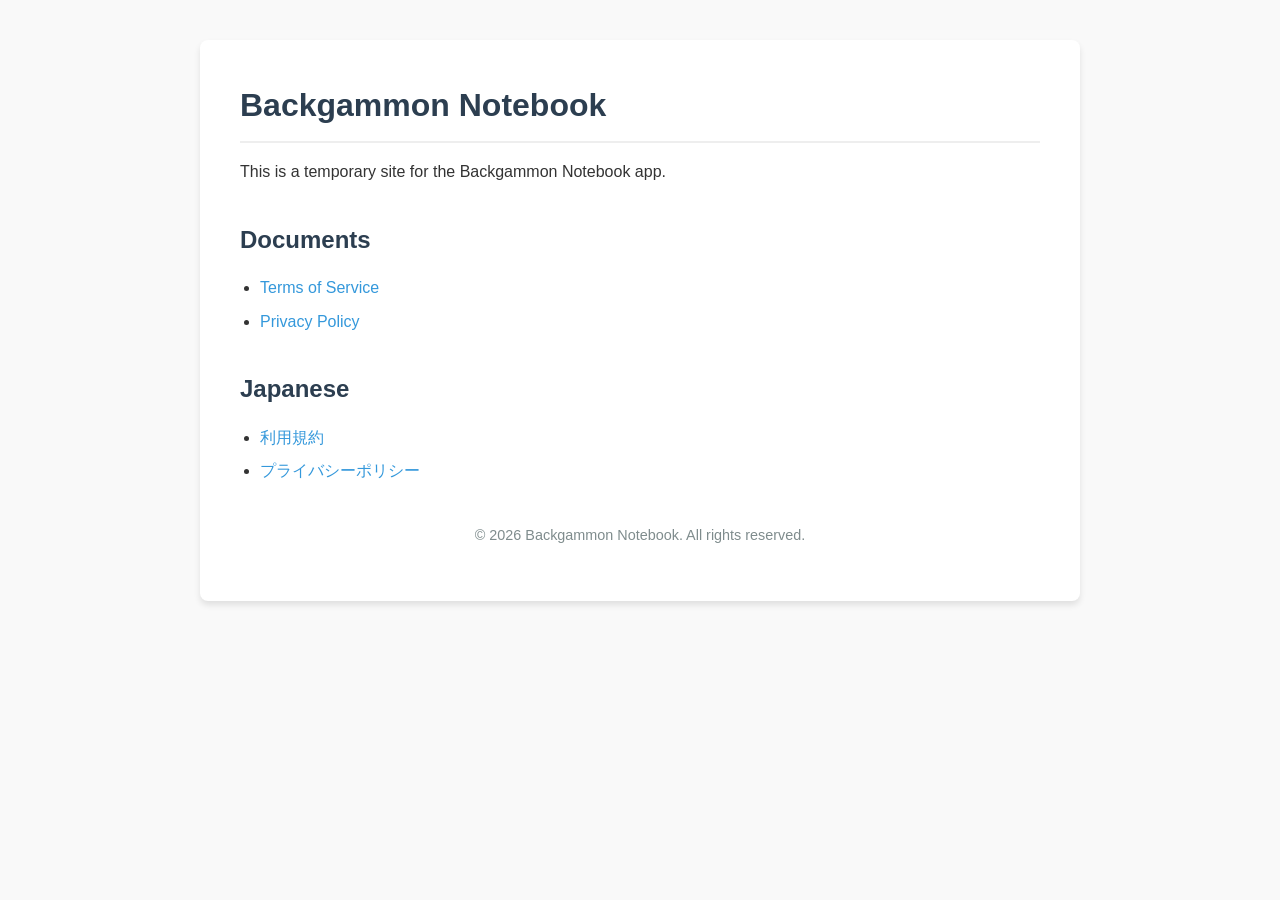
<file: docs/index.html>
<!DOCTYPE html>
<html lang="ja">
<head>
    <meta charset="UTF-8">
    <meta name="viewport" content="width=device-width, initial-scale=1.0">
    <meta name="robots" content="noindex, nofollow">
    <title>Backgammon Notebook</title>
    <link rel="stylesheet" href="styles.css">
</head>
<body>
    <div class="container">
        <h1>Backgammon Notebook</h1>
        <p>This is a temporary site for the Backgammon Notebook app.</p>

        <h2>Documents</h2>
        <ul>
            <li><a href="terms.html">Terms of Service</a></li>
            <li><a href="privacy.html">Privacy Policy</a></li>
        </ul>

        <h2>Japanese</h2>
        <ul>
            <li><a href="terms_ja.html">利用規約</a></li>
            <li><a href="privacy_ja.html">プライバシーポリシー</a></li>
        </ul>

        <div class="footer">
            <p>&copy; 2026 Backgammon Notebook. All rights reserved.</p>
        </div>
    </div>
</body>
</html>
</file>
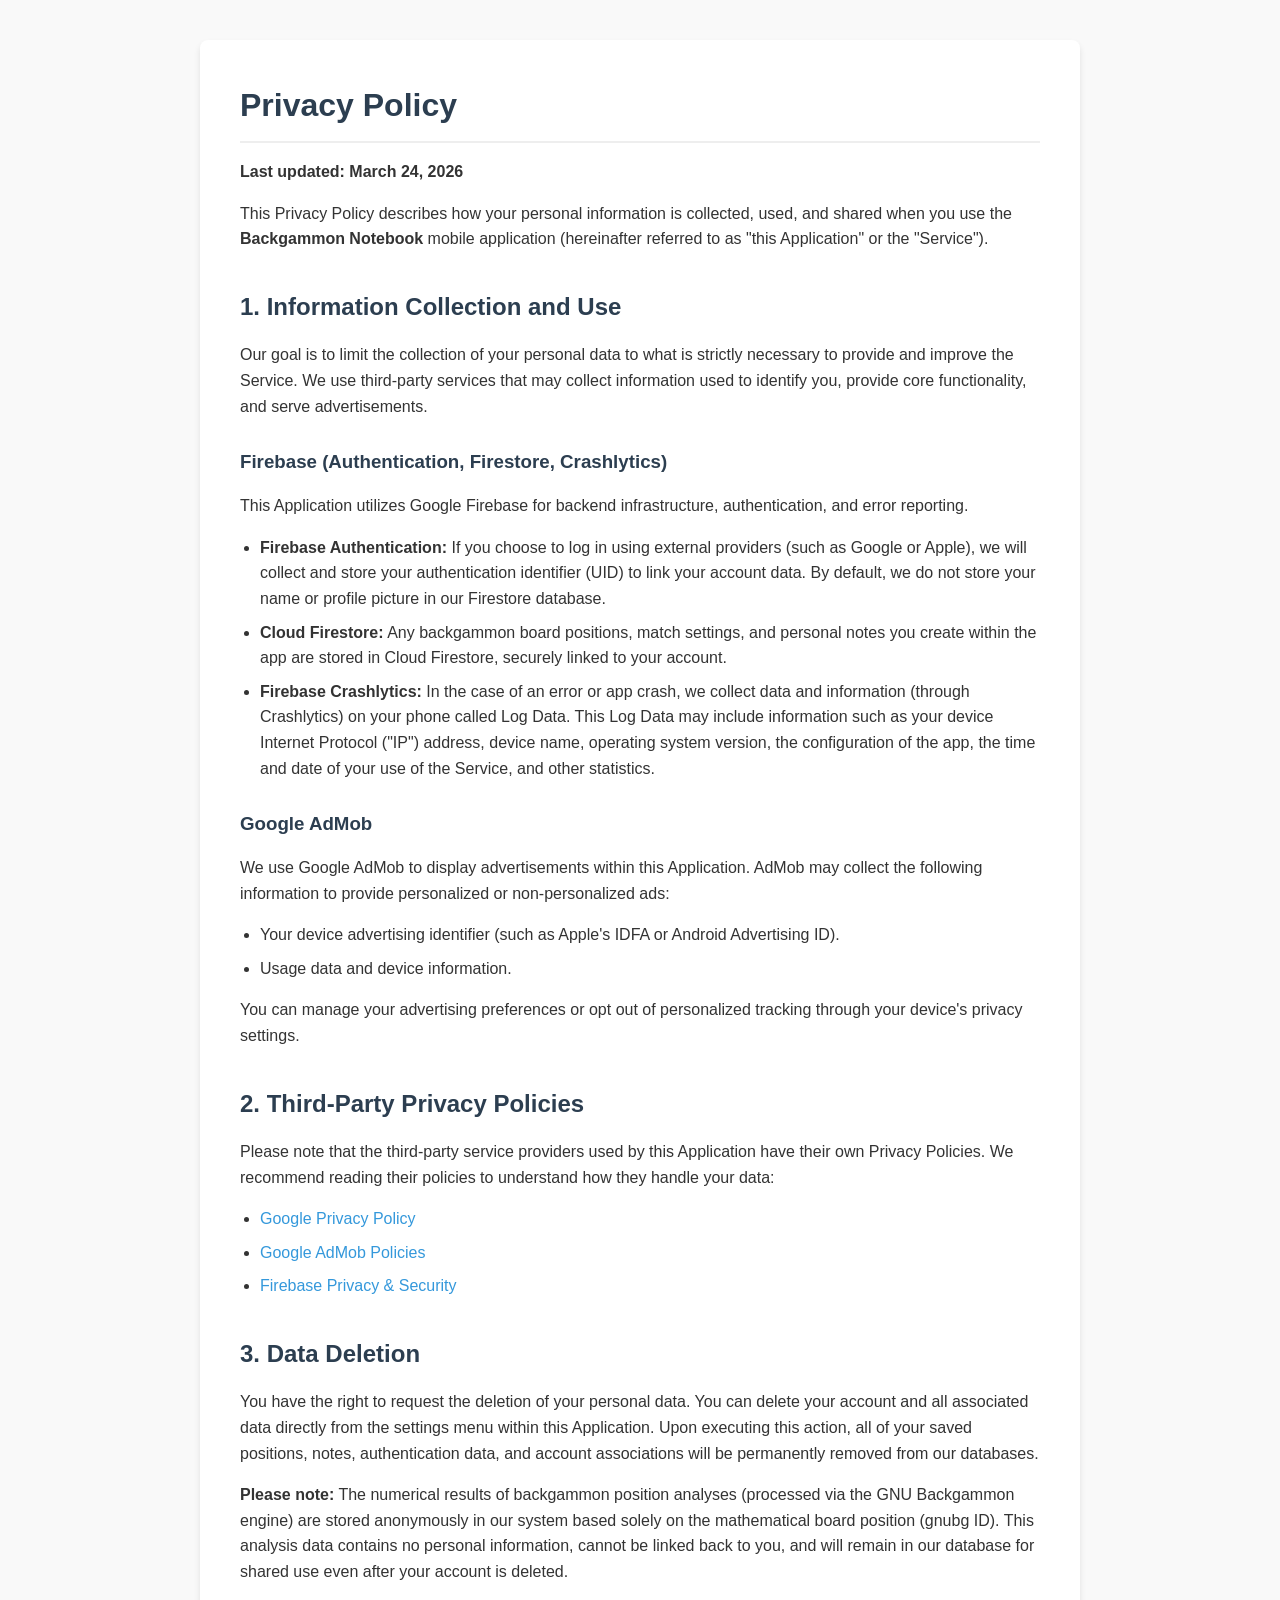
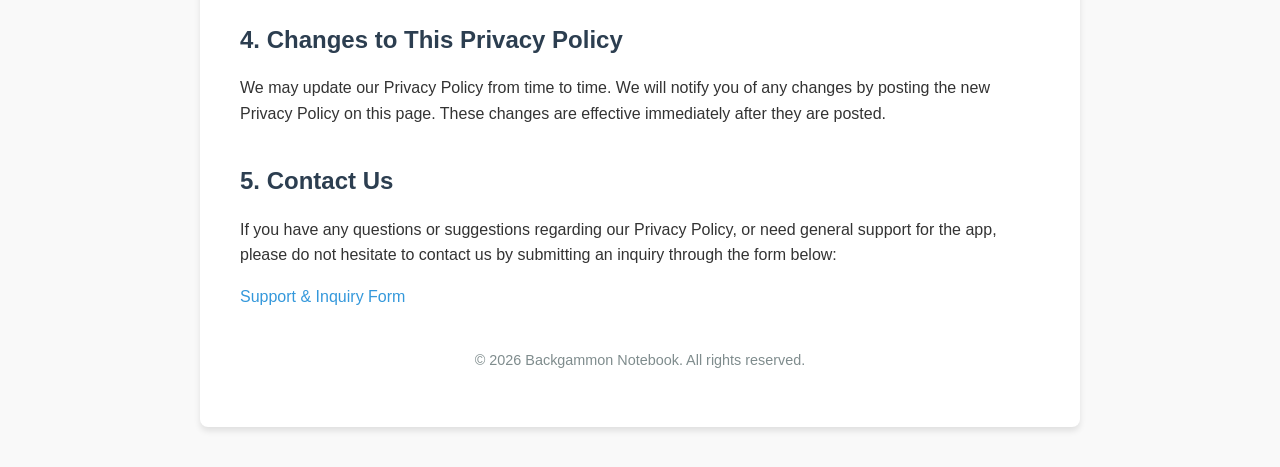
<file: privacy.html>
<!DOCTYPE html>
<html lang="en">
<head>
    <meta charset="UTF-8">
    <meta name="viewport" content="width=device-width, initial-scale=1.0">
    <meta name="robots" content="noindex, nofollow">
    <title>Privacy Policy - Backgammon Notebook</title>
    <link rel="stylesheet" href="styles.css">
</head>
<body>
    <div class="container">
        <h1>Privacy Policy</h1>
        <p><strong>Last updated: March 24, 2026</strong></p>

        <p>This Privacy Policy describes how your personal information is collected, used, and shared when you use the <strong>Backgammon Notebook</strong> mobile application (hereinafter referred to as "this Application" or the "Service").</p>

        <h2>1. Information Collection and Use</h2>
        <p>Our goal is to limit the collection of your personal data to what is strictly necessary to provide and improve the Service. We use third-party services that may collect information used to identify you, provide core functionality, and serve advertisements.</p>

        <h3>Firebase (Authentication, Firestore, Crashlytics)</h3>
        <p>This Application utilizes Google Firebase for backend infrastructure, authentication, and error reporting.</p>
        <ul>
            <li><strong>Firebase Authentication:</strong> If you choose to log in using external providers (such as Google or Apple), we will collect and store your authentication identifier (UID) to link your account data. By default, we do not store your name or profile picture in our Firestore database.</li>
            <li><strong>Cloud Firestore:</strong> Any backgammon board positions, match settings, and personal notes you create within the app are stored in Cloud Firestore, securely linked to your account.</li>
            <li><strong>Firebase Crashlytics:</strong> In the case of an error or app crash, we collect data and information (through Crashlytics) on your phone called Log Data. This Log Data may include information such as your device Internet Protocol ("IP") address, device name, operating system version, the configuration of the app, the time and date of your use of the Service, and other statistics.</li>
        </ul>

        <h3>Google AdMob</h3>
        <p>We use Google AdMob to display advertisements within this Application. AdMob may collect the following information to provide personalized or non-personalized ads:</p>
        <ul>
            <li>Your device advertising identifier (such as Apple's IDFA or Android Advertising ID).</li>
            <li>Usage data and device information.</li>
        </ul>
        <p>You can manage your advertising preferences or opt out of personalized tracking through your device's privacy settings.</p>

        <h2>2. Third-Party Privacy Policies</h2>
        <p>Please note that the third-party service providers used by this Application have their own Privacy Policies. We recommend reading their policies to understand how they handle your data:</p>
        <ul>
            <li><a href="https://policies.google.com/privacy" target="_blank" rel="noopener noreferrer">Google Privacy Policy</a></li>
            <li><a href="https://support.google.com/admob/answer/6128543?hl=en" target="_blank" rel="noopener noreferrer">Google AdMob Policies</a></li>
            <li><a href="https://firebase.google.com/support/privacy" target="_blank" rel="noopener noreferrer">Firebase Privacy & Security</a></li>
        </ul>

        <h2>3. Data Deletion</h2>
        <p>You have the right to request the deletion of your personal data. You can delete your account and all associated data directly from the settings menu within this Application. Upon executing this action, all of your saved positions, notes, authentication data, and account associations will be permanently removed from our databases.</p>
        <p><strong>Please note:</strong> The numerical results of backgammon position analyses (processed via the GNU Backgammon engine) are stored anonymously in our system based solely on the mathematical board position (gnubg ID). This analysis data contains no personal information, cannot be linked back to you, and will remain in our database for shared use even after your account is deleted.</p>

        <h2>4. Changes to This Privacy Policy</h2>
        <p>We may update our Privacy Policy from time to time. We will notify you of any changes by posting the new Privacy Policy on this page. These changes are effective immediately after they are posted.</p>

        <h2>5. Contact Us</h2>
        <p>If you have any questions or suggestions regarding our Privacy Policy, or need general support for the app, please do not hesitate to contact us by submitting an inquiry through the form below:</p>
        <p><a href="https://forms.gle/mTFiBfk6dcEN1KMt9" target="_blank" rel="noopener noreferrer">Support & Inquiry Form</a></p>

        <div class="footer">
            <p>&copy; 2026 Backgammon Notebook. All rights reserved.</p>
        </div>
    </div>
</body>
</html>
</file>
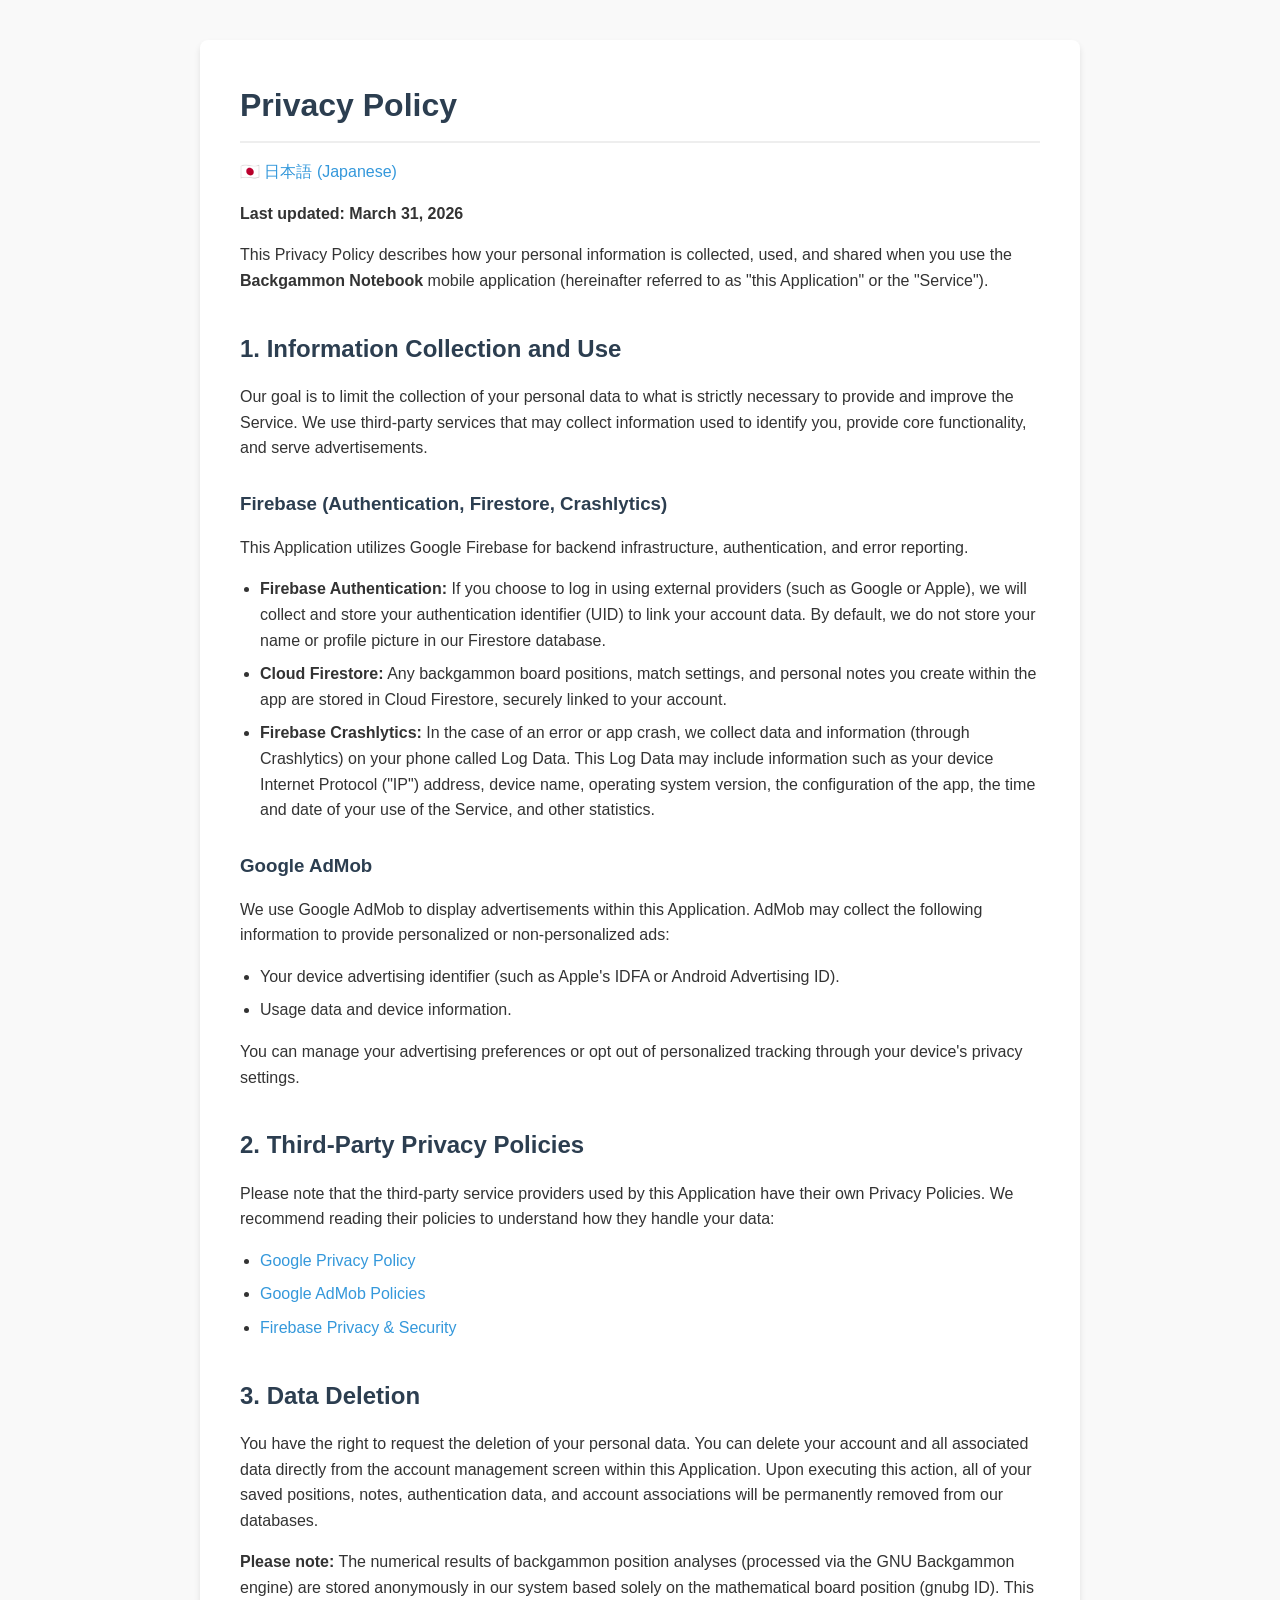
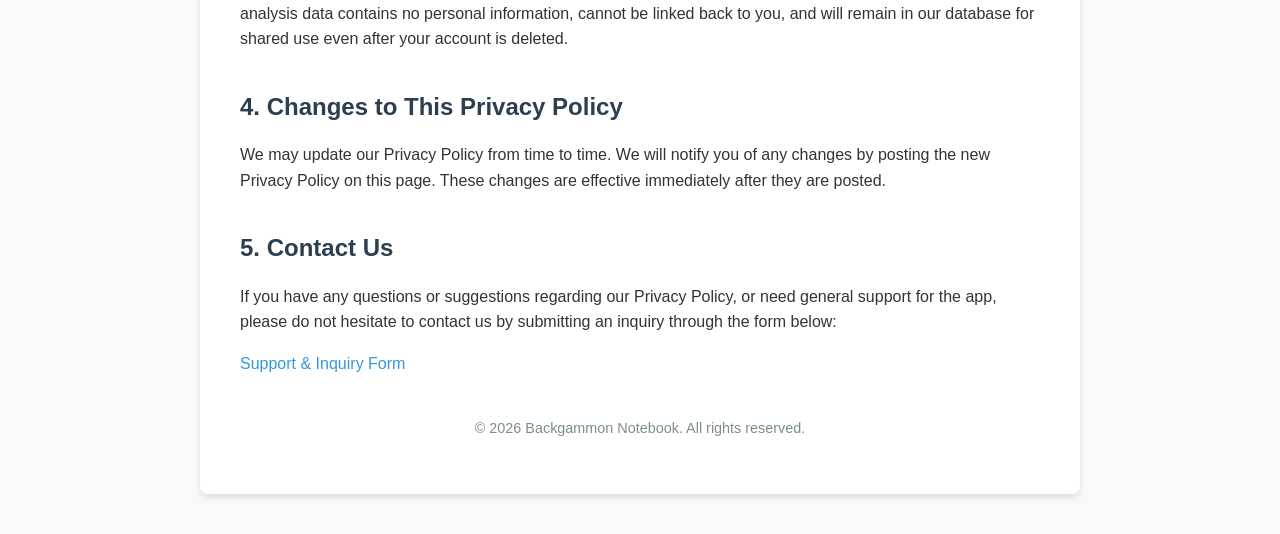
<file: docs/privacy.html>
<!DOCTYPE html>
<html lang="en">
<head>
    <meta charset="UTF-8">
    <meta name="viewport" content="width=device-width, initial-scale=1.0">
    <meta name="robots" content="noindex, nofollow">
    <title>Privacy Policy - Backgammon Notebook</title>
    <link rel="stylesheet" href="styles.css">
</head>
<body>
    <div class="container">
        <h1>Privacy Policy</h1>
        <p>
            <a href="privacy_ja.html">🇯🇵 日本語 (Japanese)</a>
        </p>
        <p><strong>Last updated: March 31, 2026</strong></p>

        <p>This Privacy Policy describes how your personal information is collected, used, and shared when you use the <strong>Backgammon Notebook</strong> mobile application (hereinafter referred to as "this Application" or the "Service").</p>

        <h2>1. Information Collection and Use</h2>
        <p>Our goal is to limit the collection of your personal data to what is strictly necessary to provide and improve the Service. We use third-party services that may collect information used to identify you, provide core functionality, and serve advertisements.</p>

        <h3>Firebase (Authentication, Firestore, Crashlytics)</h3>
        <p>This Application utilizes Google Firebase for backend infrastructure, authentication, and error reporting.</p>
        <ul>
            <li><strong>Firebase Authentication:</strong> If you choose to log in using external providers (such as Google or Apple), we will collect and store your authentication identifier (UID) to link your account data. By default, we do not store your name or profile picture in our Firestore database.</li>
            <li><strong>Cloud Firestore:</strong> Any backgammon board positions, match settings, and personal notes you create within the app are stored in Cloud Firestore, securely linked to your account.</li>
            <li><strong>Firebase Crashlytics:</strong> In the case of an error or app crash, we collect data and information (through Crashlytics) on your phone called Log Data. This Log Data may include information such as your device Internet Protocol ("IP") address, device name, operating system version, the configuration of the app, the time and date of your use of the Service, and other statistics.</li>
        </ul>

        <h3>Google AdMob</h3>
        <p>We use Google AdMob to display advertisements within this Application. AdMob may collect the following information to provide personalized or non-personalized ads:</p>
        <ul>
            <li>Your device advertising identifier (such as Apple's IDFA or Android Advertising ID).</li>
            <li>Usage data and device information.</li>
        </ul>
        <p>You can manage your advertising preferences or opt out of personalized tracking through your device's privacy settings.</p>

        <h2>2. Third-Party Privacy Policies</h2>
        <p>Please note that the third-party service providers used by this Application have their own Privacy Policies. We recommend reading their policies to understand how they handle your data:</p>
        <ul>
            <li><a href="https://policies.google.com/privacy" target="_blank" rel="noopener noreferrer">Google Privacy Policy</a></li>
            <li><a href="https://support.google.com/admob/answer/6128543?hl=en" target="_blank" rel="noopener noreferrer">Google AdMob Policies</a></li>
            <li><a href="https://firebase.google.com/support/privacy" target="_blank" rel="noopener noreferrer">Firebase Privacy & Security</a></li>
        </ul>

        <h2>3. Data Deletion</h2>
        <p>You have the right to request the deletion of your personal data. You can delete your account and all associated data directly from the account management screen within this Application. Upon executing this action, all of your saved positions, notes, authentication data, and account associations will be permanently removed from our databases.</p>
        <p><strong>Please note:</strong> The numerical results of backgammon position analyses (processed via the GNU Backgammon engine) are stored anonymously in our system based solely on the mathematical board position (gnubg ID). This analysis data contains no personal information, cannot be linked back to you, and will remain in our database for shared use even after your account is deleted.</p>

        <h2>4. Changes to This Privacy Policy</h2>
        <p>We may update our Privacy Policy from time to time. We will notify you of any changes by posting the new Privacy Policy on this page. These changes are effective immediately after they are posted.</p>

        <h2>5. Contact Us</h2>
        <p>If you have any questions or suggestions regarding our Privacy Policy, or need general support for the app, please do not hesitate to contact us by submitting an inquiry through the form below:</p>
        <p><a href="https://forms.gle/mTFiBfk6dcEN1KMt9" target="_blank" rel="noopener noreferrer">Support & Inquiry Form</a></p>

        <div class="footer">
            <p>&copy; 2026 Backgammon Notebook. All rights reserved.</p>
        </div>
    </div>
</body>
</html>
</file>
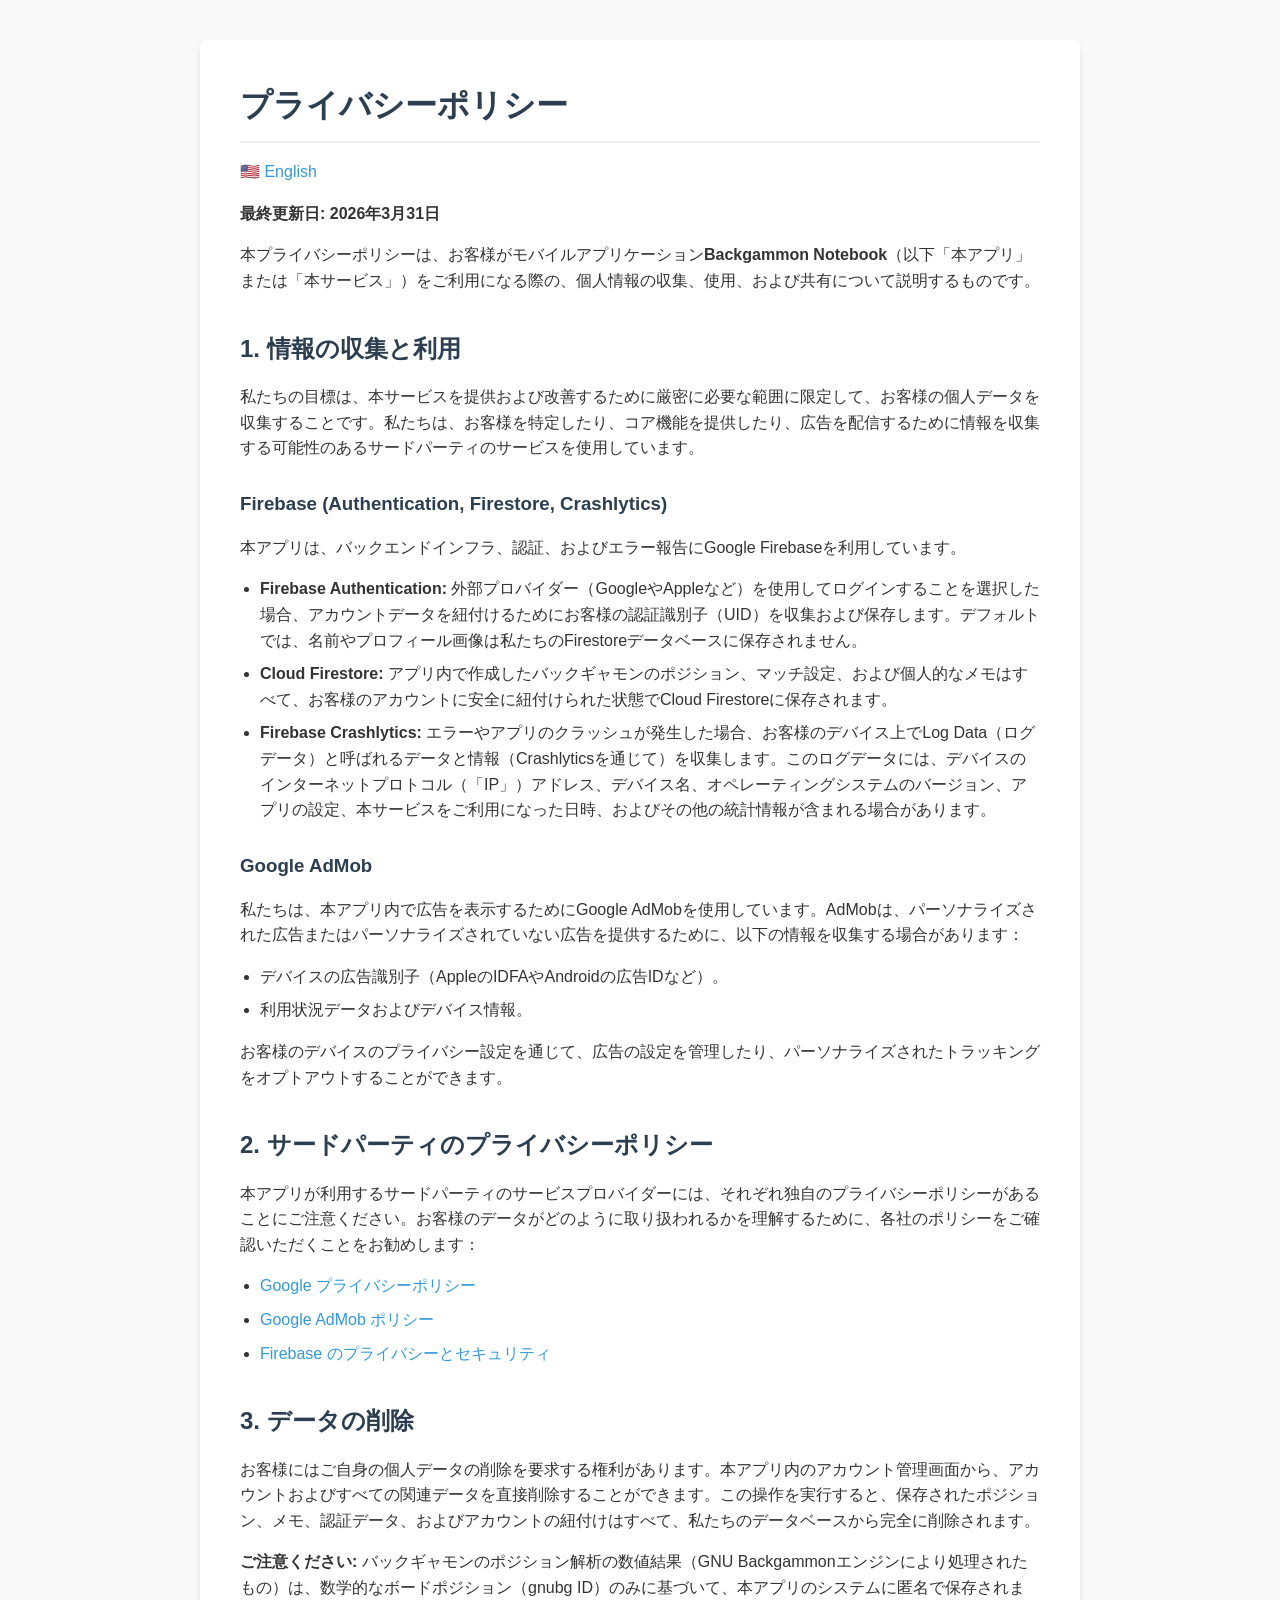
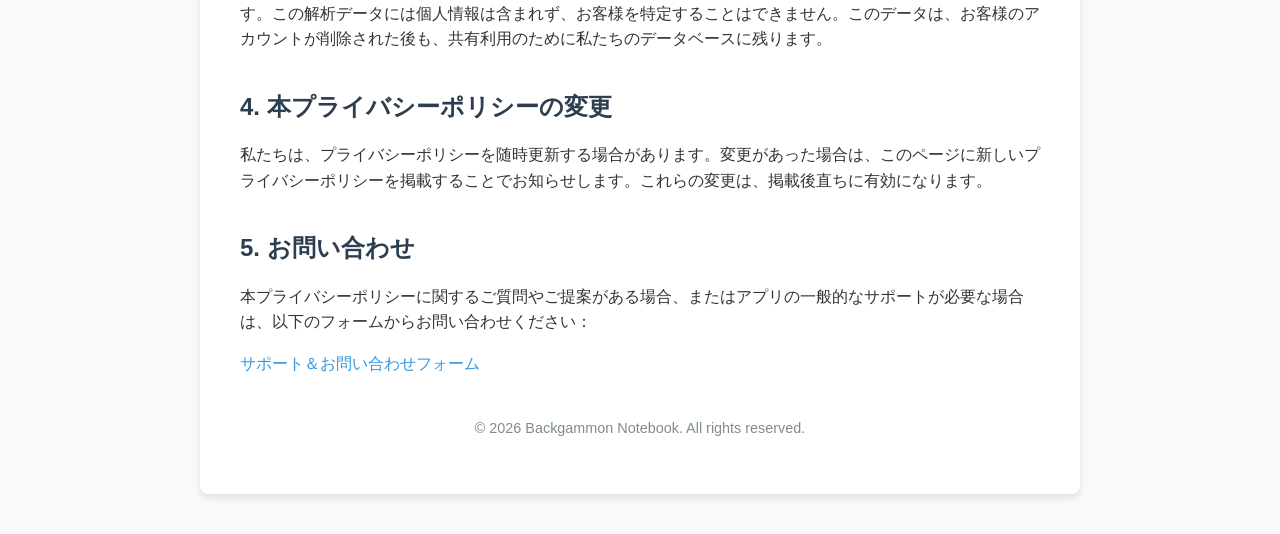
<file: docs/privacy_ja.html>
<!DOCTYPE html>
<html lang="ja">
<head>
    <meta charset="UTF-8">
    <meta name="viewport" content="width=device-width, initial-scale=1.0">
    <meta name="robots" content="noindex, nofollow">
    <title>プライバシーポリシー - Backgammon Notebook</title>
    <link rel="stylesheet" href="styles.css">
</head>
<body>
    <div class="container">
        <h1>プライバシーポリシー</h1>
        <p>
            <a href="privacy.html">🇺🇸 English</a>
        </p>
        <p><strong>最終更新日: 2026年3月31日</strong></p>

        <p>本プライバシーポリシーは、お客様がモバイルアプリケーション<strong>Backgammon Notebook</strong>（以下「本アプリ」または「本サービス」）をご利用になる際の、個人情報の収集、使用、および共有について説明するものです。</p>

        <h2>1. 情報の収集と利用</h2>
        <p>私たちの目標は、本サービスを提供および改善するために厳密に必要な範囲に限定して、お客様の個人データを収集することです。私たちは、お客様を特定したり、コア機能を提供したり、広告を配信するために情報を収集する可能性のあるサードパーティのサービスを使用しています。</p>

        <h3>Firebase (Authentication, Firestore, Crashlytics)</h3>
        <p>本アプリは、バックエンドインフラ、認証、およびエラー報告にGoogle Firebaseを利用しています。</p>
        <ul>
            <li><strong>Firebase Authentication:</strong> 外部プロバイダー（GoogleやAppleなど）を使用してログインすることを選択した場合、アカウントデータを紐付けるためにお客様の認証識別子（UID）を収集および保存します。デフォルトでは、名前やプロフィール画像は私たちのFirestoreデータベースに保存されません。</li>
            <li><strong>Cloud Firestore:</strong> アプリ内で作成したバックギャモンのポジション、マッチ設定、および個人的なメモはすべて、お客様のアカウントに安全に紐付けられた状態でCloud Firestoreに保存されます。</li>
            <li><strong>Firebase Crashlytics:</strong> エラーやアプリのクラッシュが発生した場合、お客様のデバイス上でLog Data（ログデータ）と呼ばれるデータと情報（Crashlyticsを通じて）を収集します。このログデータには、デバイスのインターネットプロトコル（「IP」）アドレス、デバイス名、オペレーティングシステムのバージョン、アプリの設定、本サービスをご利用になった日時、およびその他の統計情報が含まれる場合があります。</li>
        </ul>

        <h3>Google AdMob</h3>
        <p>私たちは、本アプリ内で広告を表示するためにGoogle AdMobを使用しています。AdMobは、パーソナライズされた広告またはパーソナライズされていない広告を提供するために、以下の情報を収集する場合があります：</p>
        <ul>
            <li>デバイスの広告識別子（AppleのIDFAやAndroidの広告IDなど）。</li>
            <li>利用状況データおよびデバイス情報。</li>
        </ul>
        <p>お客様のデバイスのプライバシー設定を通じて、広告の設定を管理したり、パーソナライズされたトラッキングをオプトアウトすることができます。</p>

        <h2>2. サードパーティのプライバシーポリシー</h2>
        <p>本アプリが利用するサードパーティのサービスプロバイダーには、それぞれ独自のプライバシーポリシーがあることにご注意ください。お客様のデータがどのように取り扱われるかを理解するために、各社のポリシーをご確認いただくことをお勧めします：</p>
        <ul>
            <li><a href="https://policies.google.com/privacy?hl=ja" target="_blank" rel="noopener noreferrer">Google プライバシーポリシー</a></li>
            <li><a href="https://support.google.com/admob/answer/6128543?hl=ja" target="_blank" rel="noopener noreferrer">Google AdMob ポリシー</a></li>
            <li><a href="https://firebase.google.com/support/privacy" target="_blank" rel="noopener noreferrer">Firebase のプライバシーとセキュリティ</a></li>
        </ul>

        <h2>3. データの削除</h2>
        <p>お客様にはご自身の個人データの削除を要求する権利があります。本アプリ内のアカウント管理画面から、アカウントおよびすべての関連データを直接削除することができます。この操作を実行すると、保存されたポジション、メモ、認証データ、およびアカウントの紐付けはすべて、私たちのデータベースから完全に削除されます。</p>
        <p><strong>ご注意ください:</strong> バックギャモンのポジション解析の数値結果（GNU Backgammonエンジンにより処理されたもの）は、数学的なボードポジション（gnubg ID）のみに基づいて、本アプリのシステムに匿名で保存されます。この解析データには個人情報は含まれず、お客様を特定することはできません。このデータは、お客様のアカウントが削除された後も、共有利用のために私たちのデータベースに残ります。</p>

        <h2>4. 本プライバシーポリシーの変更</h2>
        <p>私たちは、プライバシーポリシーを随時更新する場合があります。変更があった場合は、このページに新しいプライバシーポリシーを掲載することでお知らせします。これらの変更は、掲載後直ちに有効になります。</p>

        <h2>5. お問い合わせ</h2>
        <p>本プライバシーポリシーに関するご質問やご提案がある場合、またはアプリの一般的なサポートが必要な場合は、以下のフォームからお問い合わせください：</p>
        <p><a href="https://forms.gle/mTFiBfk6dcEN1KMt9" target="_blank" rel="noopener noreferrer">サポート＆お問い合わせフォーム</a></p>

        <div class="footer">
            <p>&copy; 2026 Backgammon Notebook. All rights reserved.</p>
        </div>
    </div>
</body>
</html>
</file>
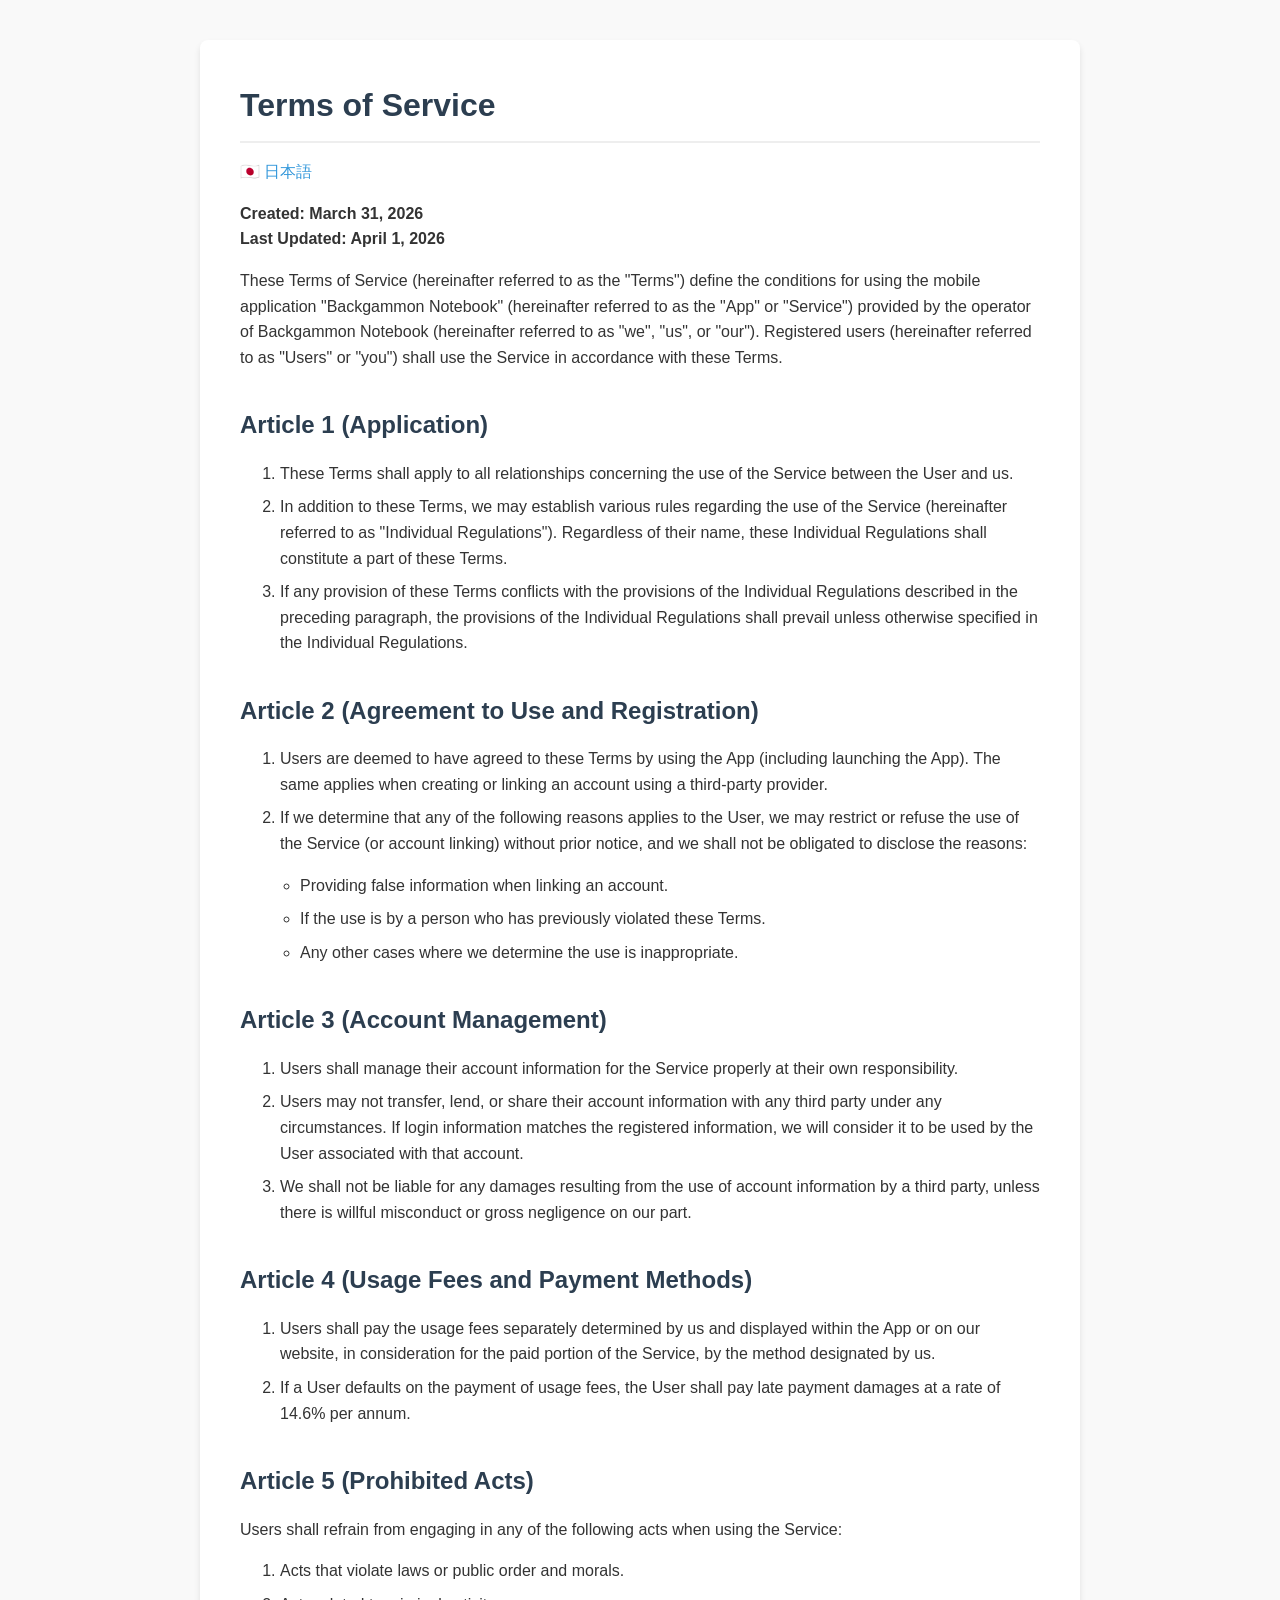
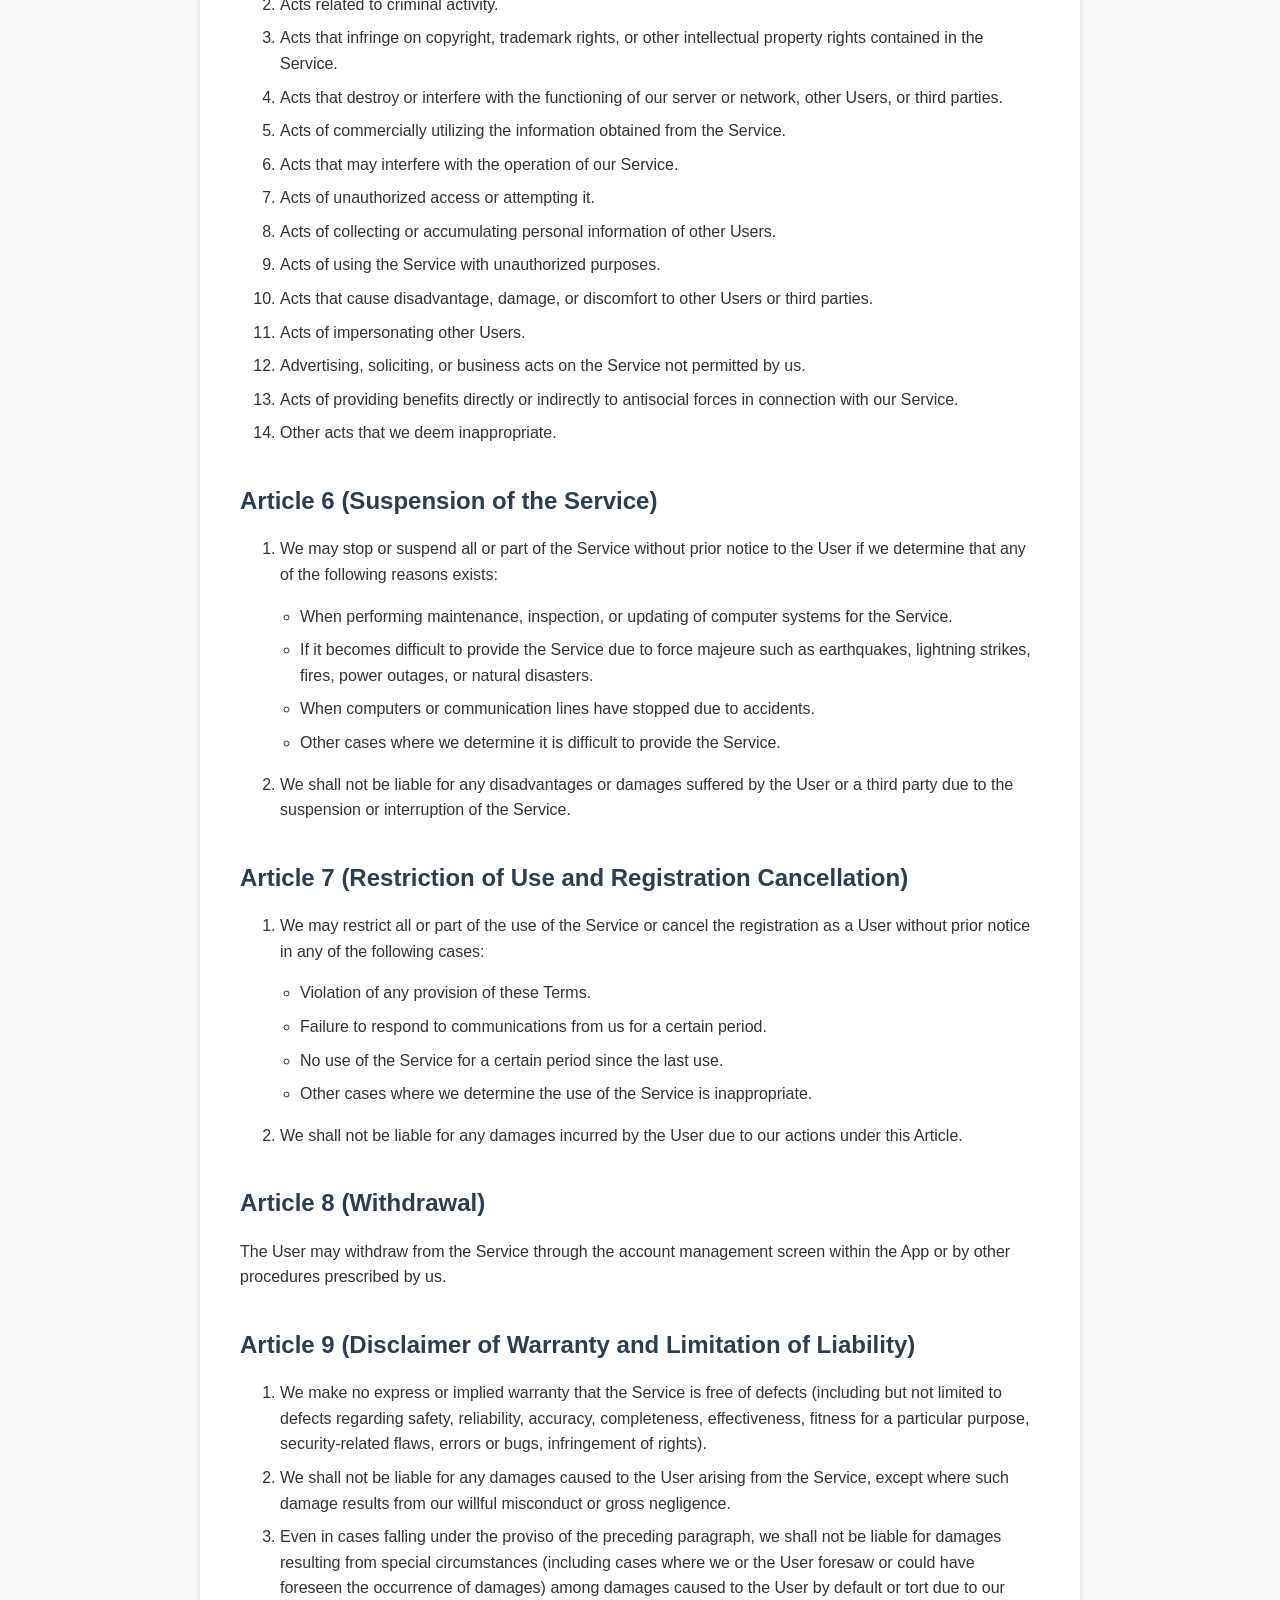
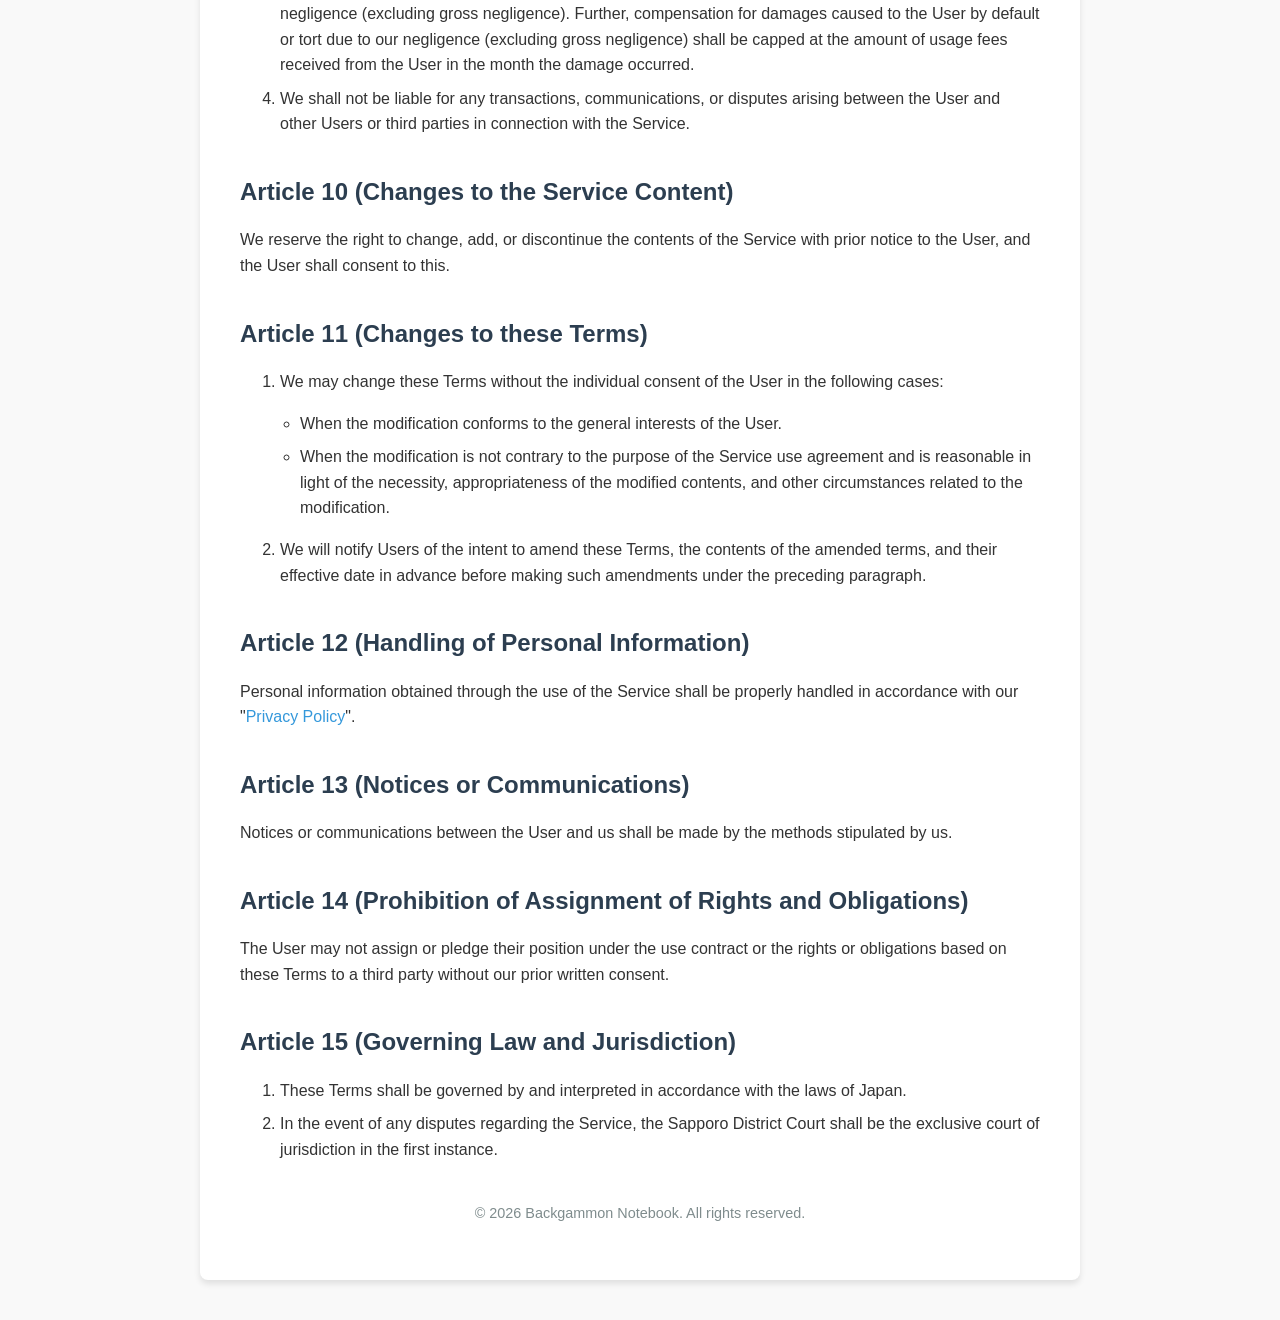
<file: docs/terms.html>
<!DOCTYPE html>
<html lang="en">
<head>
    <meta charset="UTF-8">
    <meta name="viewport" content="width=device-width, initial-scale=1.0">
    <meta name="robots" content="noindex, nofollow">
    <title>Terms of Service - Backgammon Notebook</title>
    <link rel="stylesheet" href="styles.css">
</head>
<body>
    <div class="container">
        <h1>Terms of Service</h1>
        <p>
            <a href="terms_ja.html">🇯🇵 日本語</a>
        </p>
        <p>
            <strong>Created: March 31, 2026</strong><br>
            <strong>Last Updated: April 1, 2026</strong>
        </p>

        <p>These Terms of Service (hereinafter referred to as the "Terms") define the conditions for using the mobile application "Backgammon Notebook" (hereinafter referred to as the "App" or "Service") provided by the operator of Backgammon Notebook (hereinafter referred to as "we", "us", or "our"). Registered users (hereinafter referred to as "Users" or "you") shall use the Service in accordance with these Terms.</p>

        <h2>Article 1 (Application)</h2>
        <ol>
            <li>These Terms shall apply to all relationships concerning the use of the Service between the User and us.</li>
            <li>In addition to these Terms, we may establish various rules regarding the use of the Service (hereinafter referred to as "Individual Regulations"). Regardless of their name, these Individual Regulations shall constitute a part of these Terms.</li>
            <li>If any provision of these Terms conflicts with the provisions of the Individual Regulations described in the preceding paragraph, the provisions of the Individual Regulations shall prevail unless otherwise specified in the Individual Regulations.</li>
        </ol>

        <h2>Article 2 (Agreement to Use and Registration)</h2>
        <ol>
            <li>Users are deemed to have agreed to these Terms by using the App (including launching the App). The same applies when creating or linking an account using a third-party provider.</li>
            <li>If we determine that any of the following reasons applies to the User, we may restrict or refuse the use of the Service (or account linking) without prior notice, and we shall not be obligated to disclose the reasons:
                <ul>
                    <li>Providing false information when linking an account.</li>
                    <li>If the use is by a person who has previously violated these Terms.</li>
                    <li>Any other cases where we determine the use is inappropriate.</li>
                </ul>
            </li>
        </ol>

        <h2>Article 3 (Account Management)</h2>
        <ol>
            <li>Users shall manage their account information for the Service properly at their own responsibility.</li>
            <li>Users may not transfer, lend, or share their account information with any third party under any circumstances. If login information matches the registered information, we will consider it to be used by the User associated with that account.</li>
            <li>We shall not be liable for any damages resulting from the use of account information by a third party, unless there is willful misconduct or gross negligence on our part.</li>
        </ol>

        <h2>Article 4 (Usage Fees and Payment Methods)</h2>
        <ol>
            <li>Users shall pay the usage fees separately determined by us and displayed within the App or on our website, in consideration for the paid portion of the Service, by the method designated by us.</li>
            <li>If a User defaults on the payment of usage fees, the User shall pay late payment damages at a rate of 14.6% per annum.</li>
        </ol>

        <h2>Article 5 (Prohibited Acts)</h2>
        <p>Users shall refrain from engaging in any of the following acts when using the Service:</p>
        <ol>
            <li>Acts that violate laws or public order and morals.</li>
            <li>Acts related to criminal activity.</li>
            <li>Acts that infringe on copyright, trademark rights, or other intellectual property rights contained in the Service.</li>
            <li>Acts that destroy or interfere with the functioning of our server or network, other Users, or third parties.</li>
            <li>Acts of commercially utilizing the information obtained from the Service.</li>
            <li>Acts that may interfere with the operation of our Service.</li>
            <li>Acts of unauthorized access or attempting it.</li>
            <li>Acts of collecting or accumulating personal information of other Users.</li>
            <li>Acts of using the Service with unauthorized purposes.</li>
            <li>Acts that cause disadvantage, damage, or discomfort to other Users or third parties.</li>
            <li>Acts of impersonating other Users.</li>
            <li>Advertising, soliciting, or business acts on the Service not permitted by us.</li>
            <li>Acts of providing benefits directly or indirectly to antisocial forces in connection with our Service.</li>
            <li>Other acts that we deem inappropriate.</li>
        </ol>

        <h2>Article 6 (Suspension of the Service)</h2>
        <ol>
            <li>We may stop or suspend all or part of the Service without prior notice to the User if we determine that any of the following reasons exists:
                <ul>
                    <li>When performing maintenance, inspection, or updating of computer systems for the Service.</li>
                    <li>If it becomes difficult to provide the Service due to force majeure such as earthquakes, lightning strikes, fires, power outages, or natural disasters.</li>
                    <li>When computers or communication lines have stopped due to accidents.</li>
                    <li>Other cases where we determine it is difficult to provide the Service.</li>
                </ul>
            </li>
            <li>We shall not be liable for any disadvantages or damages suffered by the User or a third party due to the suspension or interruption of the Service.</li>
        </ol>

        <h2>Article 7 (Restriction of Use and Registration Cancellation)</h2>
        <ol>
            <li>We may restrict all or part of the use of the Service or cancel the registration as a User without prior notice in any of the following cases:
                <ul>
                    <li>Violation of any provision of these Terms.</li>
                    <li>Failure to respond to communications from us for a certain period.</li>
                    <li>No use of the Service for a certain period since the last use.</li>
                    <li>Other cases where we determine the use of the Service is inappropriate.</li>
                </ul>
            </li>
            <li>We shall not be liable for any damages incurred by the User due to our actions under this Article.</li>
        </ol>

        <h2>Article 8 (Withdrawal)</h2>
        <p>The User may withdraw from the Service through the account management screen within the App or by other procedures prescribed by us.</p>

        <h2>Article 9 (Disclaimer of Warranty and Limitation of Liability)</h2>
        <ol>
            <li>We make no express or implied warranty that the Service is free of defects (including but not limited to defects regarding safety, reliability, accuracy, completeness, effectiveness, fitness for a particular purpose, security-related flaws, errors or bugs, infringement of rights).</li>
            <li>We shall not be liable for any damages caused to the User arising from the Service, except where such damage results from our willful misconduct or gross negligence.</li>
            <li>Even in cases falling under the proviso of the preceding paragraph, we shall not be liable for damages resulting from special circumstances (including cases where we or the User foresaw or could have foreseen the occurrence of damages) among damages caused to the User by default or tort due to our negligence (excluding gross negligence). Further, compensation for damages caused to the User by default or tort due to our negligence (excluding gross negligence) shall be capped at the amount of usage fees received from the User in the month the damage occurred.</li>
            <li>We shall not be liable for any transactions, communications, or disputes arising between the User and other Users or third parties in connection with the Service.</li>
        </ol>

        <h2>Article 10 (Changes to the Service Content)</h2>
        <p>We reserve the right to change, add, or discontinue the contents of the Service with prior notice to the User, and the User shall consent to this.</p>

        <h2>Article 11 (Changes to these Terms)</h2>
        <ol>
            <li>We may change these Terms without the individual consent of the User in the following cases:
                <ul>
                    <li>When the modification conforms to the general interests of the User.</li>
                    <li>When the modification is not contrary to the purpose of the Service use agreement and is reasonable in light of the necessity, appropriateness of the modified contents, and other circumstances related to the modification.</li>
                </ul>
            </li>
            <li>We will notify Users of the intent to amend these Terms, the contents of the amended terms, and their effective date in advance before making such amendments under the preceding paragraph.</li>
        </ol>

        <h2>Article 12 (Handling of Personal Information)</h2>
        <p>Personal information obtained through the use of the Service shall be properly handled in accordance with our "<a href="privacy.html">Privacy Policy</a>".</p>

        <h2>Article 13 (Notices or Communications)</h2>
        <p>Notices or communications between the User and us shall be made by the methods stipulated by us.</p>

        <h2>Article 14 (Prohibition of Assignment of Rights and Obligations)</h2>
        <p>The User may not assign or pledge their position under the use contract or the rights or obligations based on these Terms to a third party without our prior written consent.</p>

        <h2>Article 15 (Governing Law and Jurisdiction)</h2>
        <ol>
            <li>These Terms shall be governed by and interpreted in accordance with the laws of Japan.</li>
            <li>In the event of any disputes regarding the Service, the Sapporo District Court shall be the exclusive court of jurisdiction in the first instance.</li>
        </ol>

        <div class="footer">
            <p>&copy; 2026 Backgammon Notebook. All rights reserved.</p>
        </div>
    </div>
</body>
</html>
</file>
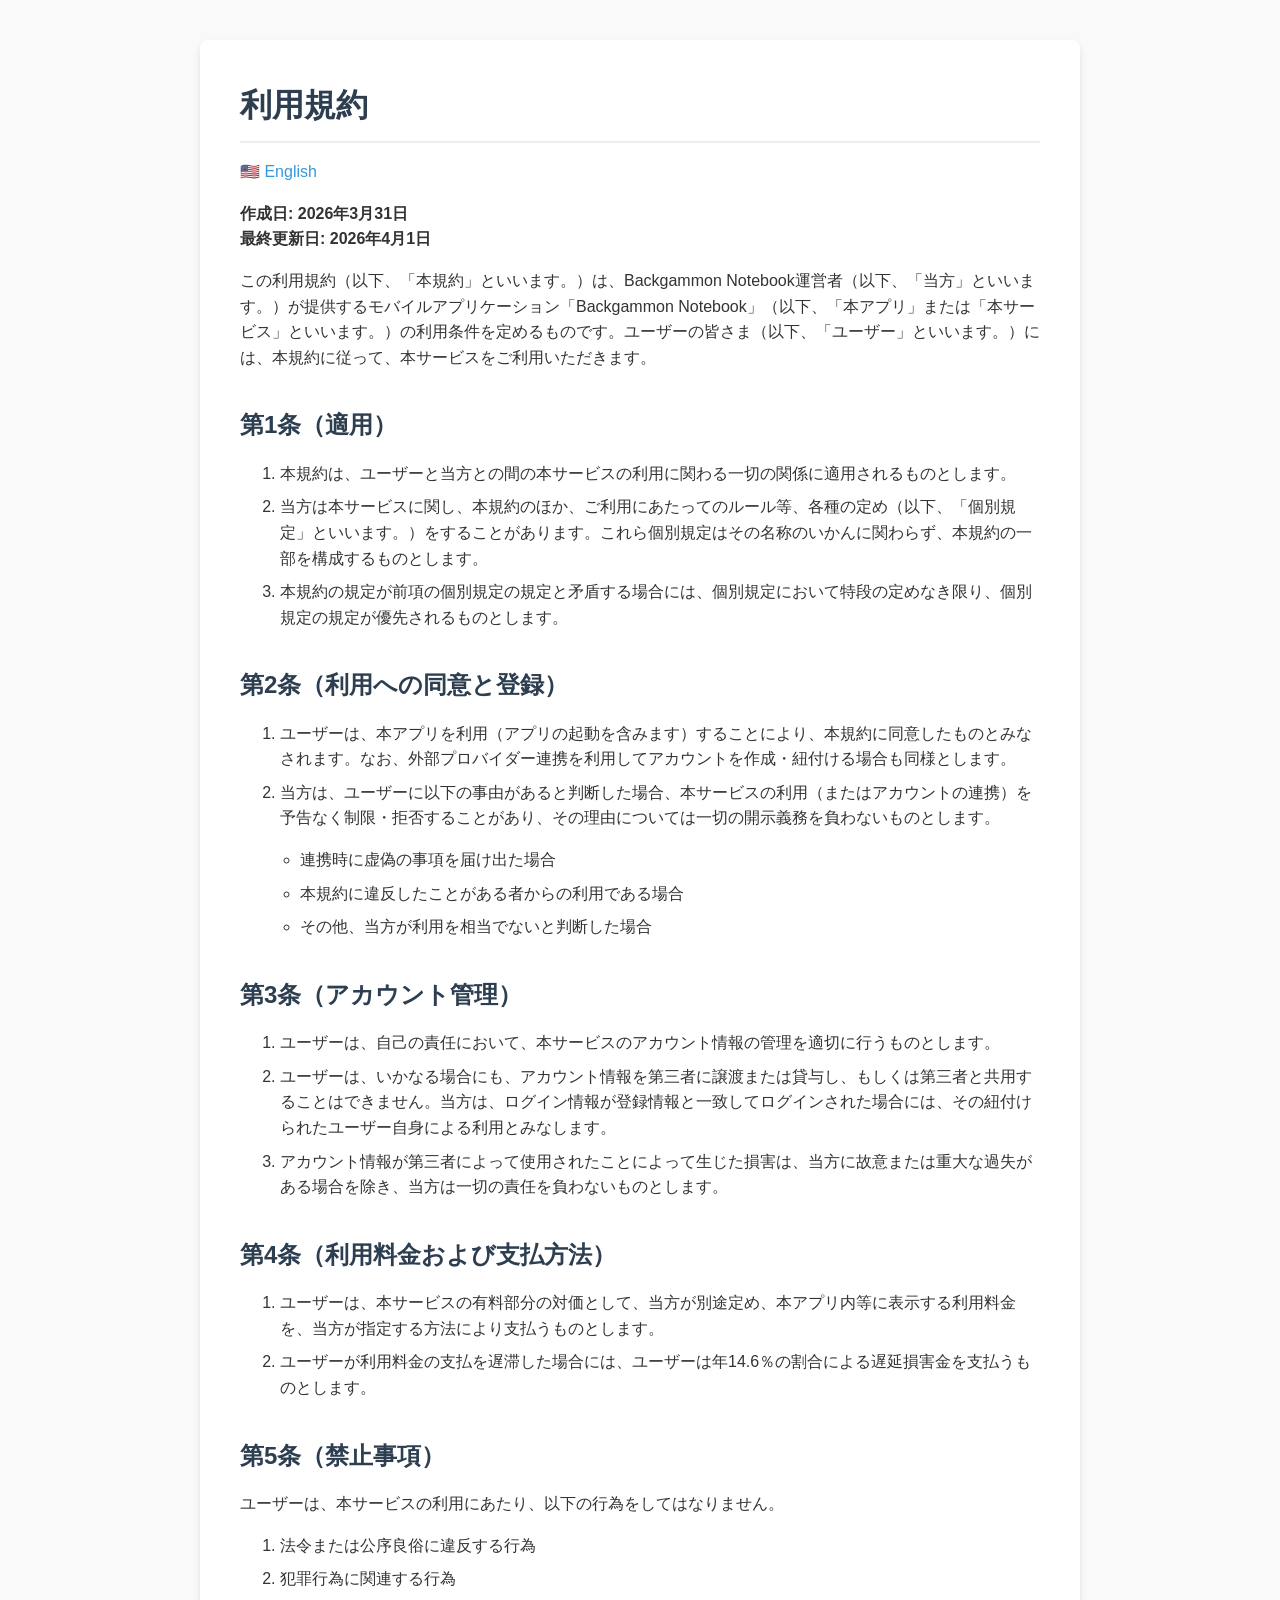
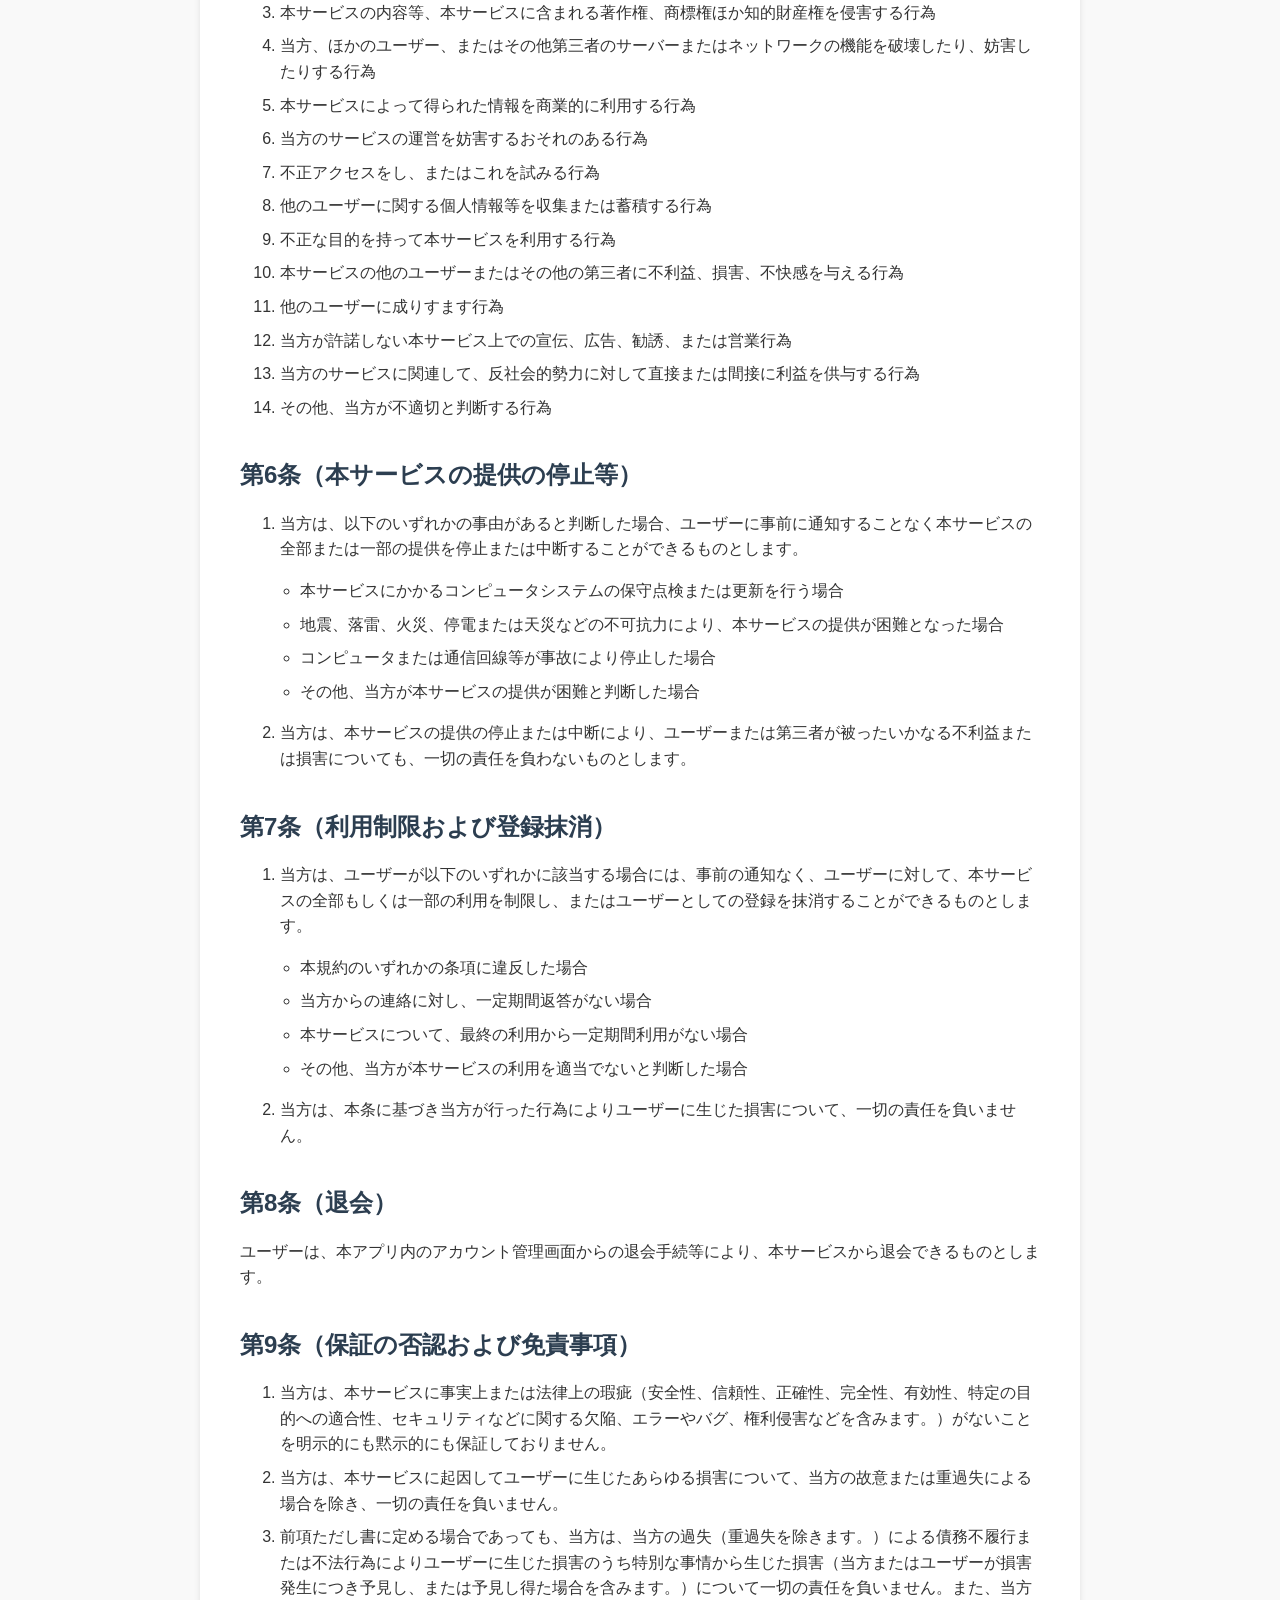
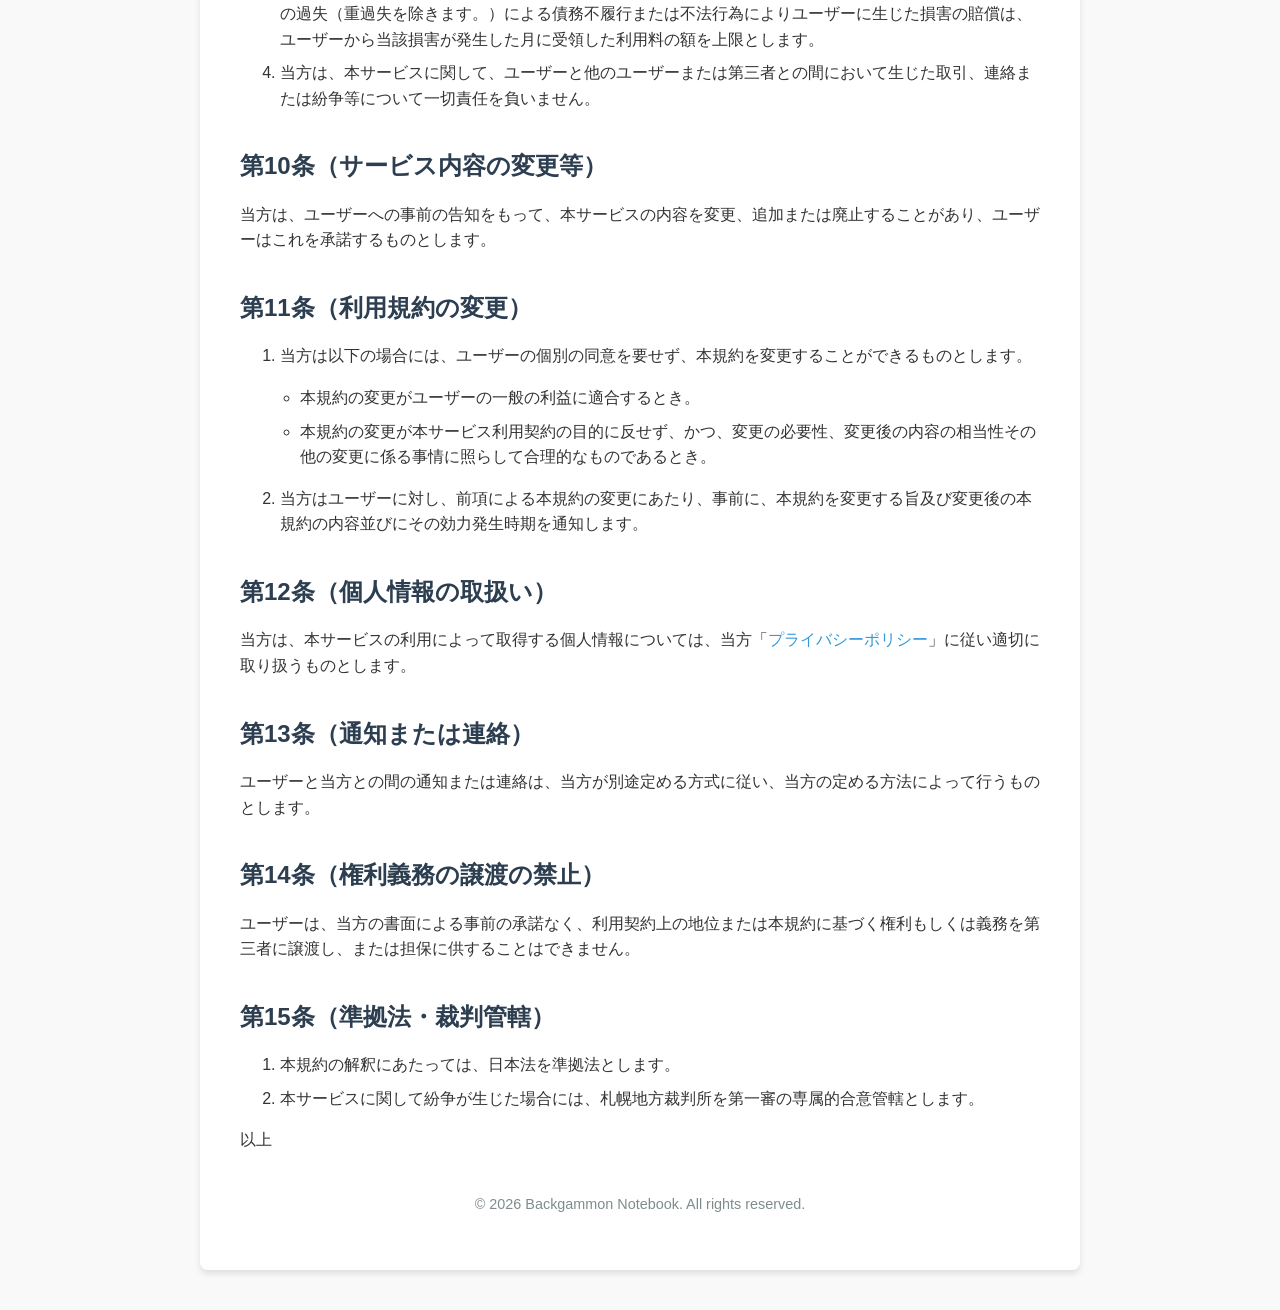
<file: docs/terms_ja.html>
<!DOCTYPE html>
<html lang="ja">
<head>
    <meta charset="UTF-8">
    <meta name="viewport" content="width=device-width, initial-scale=1.0">
    <meta name="robots" content="noindex, nofollow">
    <title>利用規約 - Backgammon Notebook</title>
    <link rel="stylesheet" href="styles.css">
</head>
<body>
    <div class="container">
        <h1>利用規約</h1>
        <p>
            <a href="terms.html">🇺🇸 English</a>
        </p>
        <p>
            <strong>作成日: 2026年3月31日</strong><br>
            <strong>最終更新日: 2026年4月1日</strong>
        </p>

        <p>この利用規約（以下、「本規約」といいます。）は、Backgammon Notebook運営者（以下、「当方」といいます。）が提供するモバイルアプリケーション「Backgammon Notebook」（以下、「本アプリ」または「本サービス」といいます。）の利用条件を定めるものです。ユーザーの皆さま（以下、「ユーザー」といいます。）には、本規約に従って、本サービスをご利用いただきます。</p>

        <h2>第1条（適用）</h2>
        <ol>
            <li>本規約は、ユーザーと当方との間の本サービスの利用に関わる一切の関係に適用されるものとします。</li>
            <li>当方は本サービスに関し、本規約のほか、ご利用にあたってのルール等、各種の定め（以下、「個別規定」といいます。）をすることがあります。これら個別規定はその名称のいかんに関わらず、本規約の一部を構成するものとします。</li>
            <li>本規約の規定が前項の個別規定の規定と矛盾する場合には、個別規定において特段の定めなき限り、個別規定の規定が優先されるものとします。</li>
        </ol>

        <h2>第2条（利用への同意と登録）</h2>
        <ol>
            <li>ユーザーは、本アプリを利用（アプリの起動を含みます）することにより、本規約に同意したものとみなされます。なお、外部プロバイダー連携を利用してアカウントを作成・紐付ける場合も同様とします。</li>
            <li>当方は、ユーザーに以下の事由があると判断した場合、本サービスの利用（またはアカウントの連携）を予告なく制限・拒否することがあり、その理由については一切の開示義務を負わないものとします。
                <ul>
                    <li>連携時に虚偽の事項を届け出た場合</li>
                    <li>本規約に違反したことがある者からの利用である場合</li>
                    <li>その他、当方が利用を相当でないと判断した場合</li>
                </ul>
            </li>
        </ol>

        <h2>第3条（アカウント管理）</h2>
        <ol>
            <li>ユーザーは、自己の責任において、本サービスのアカウント情報の管理を適切に行うものとします。</li>
            <li>ユーザーは、いかなる場合にも、アカウント情報を第三者に譲渡または貸与し、もしくは第三者と共用することはできません。当方は、ログイン情報が登録情報と一致してログインされた場合には、その紐付けられたユーザー自身による利用とみなします。</li>
            <li>アカウント情報が第三者によって使用されたことによって生じた損害は、当方に故意または重大な過失がある場合を除き、当方は一切の責任を負わないものとします。</li>
        </ol>

        <h2>第4条（利用料金および支払方法）</h2>
        <ol>
            <li>ユーザーは、本サービスの有料部分の対価として、当方が別途定め、本アプリ内等に表示する利用料金を、当方が指定する方法により支払うものとします。</li>
            <li>ユーザーが利用料金の支払を遅滞した場合には、ユーザーは年14.6％の割合による遅延損害金を支払うものとします。</li>
        </ol>

        <h2>第5条（禁止事項）</h2>
        <p>ユーザーは、本サービスの利用にあたり、以下の行為をしてはなりません。</p>
        <ol>
            <li>法令または公序良俗に違反する行為</li>
            <li>犯罪行為に関連する行為</li>
            <li>本サービスの内容等、本サービスに含まれる著作権、商標権ほか知的財産権を侵害する行為</li>
            <li>当方、ほかのユーザー、またはその他第三者のサーバーまたはネットワークの機能を破壊したり、妨害したりする行為</li>
            <li>本サービスによって得られた情報を商業的に利用する行為</li>
            <li>当方のサービスの運営を妨害するおそれのある行為</li>
            <li>不正アクセスをし、またはこれを試みる行為</li>
            <li>他のユーザーに関する個人情報等を収集または蓄積する行為</li>
            <li>不正な目的を持って本サービスを利用する行為</li>
            <li>本サービスの他のユーザーまたはその他の第三者に不利益、損害、不快感を与える行為</li>
            <li>他のユーザーに成りすます行為</li>
            <li>当方が許諾しない本サービス上での宣伝、広告、勧誘、または営業行為</li>
            <li>当方のサービスに関連して、反社会的勢力に対して直接または間接に利益を供与する行為</li>
            <li>その他、当方が不適切と判断する行為</li>
        </ol>

        <h2>第6条（本サービスの提供の停止等）</h2>
        <ol>
            <li>当方は、以下のいずれかの事由があると判断した場合、ユーザーに事前に通知することなく本サービスの全部または一部の提供を停止または中断することができるものとします。
                <ul>
                    <li>本サービスにかかるコンピュータシステムの保守点検または更新を行う場合</li>
                    <li>地震、落雷、火災、停電または天災などの不可抗力により、本サービスの提供が困難となった場合</li>
                    <li>コンピュータまたは通信回線等が事故により停止した場合</li>
                    <li>その他、当方が本サービスの提供が困難と判断した場合</li>
                </ul>
            </li>
            <li>当方は、本サービスの提供の停止または中断により、ユーザーまたは第三者が被ったいかなる不利益または損害についても、一切の責任を負わないものとします。</li>
        </ol>

        <h2>第7条（利用制限および登録抹消）</h2>
        <ol>
            <li>当方は、ユーザーが以下のいずれかに該当する場合には、事前の通知なく、ユーザーに対して、本サービスの全部もしくは一部の利用を制限し、またはユーザーとしての登録を抹消することができるものとします。
                <ul>
                    <li>本規約のいずれかの条項に違反した場合</li>
                    <li>当方からの連絡に対し、一定期間返答がない場合</li>
                    <li>本サービスについて、最終の利用から一定期間利用がない場合</li>
                    <li>その他、当方が本サービスの利用を適当でないと判断した場合</li>
                </ul>
            </li>
            <li>当方は、本条に基づき当方が行った行為によりユーザーに生じた損害について、一切の責任を負いません。</li>
        </ol>

        <h2>第8条（退会）</h2>
        <p>ユーザーは、本アプリ内のアカウント管理画面からの退会手続等により、本サービスから退会できるものとします。</p>

        <h2>第9条（保証の否認および免責事項）</h2>
        <ol>
            <li>当方は、本サービスに事実上または法律上の瑕疵（安全性、信頼性、正確性、完全性、有効性、特定の目的への適合性、セキュリティなどに関する欠陥、エラーやバグ、権利侵害などを含みます。）がないことを明示的にも黙示的にも保証しておりません。</li>
            <li>当方は、本サービスに起因してユーザーに生じたあらゆる損害について、当方の故意または重過失による場合を除き、一切の責任を負いません。</li>
            <li>前項ただし書に定める場合であっても、当方は、当方の過失（重過失を除きます。）による債務不履行または不法行為によりユーザーに生じた損害のうち特別な事情から生じた損害（当方またはユーザーが損害発生につき予見し、または予見し得た場合を含みます。）について一切の責任を負いません。また、当方の過失（重過失を除きます。）による債務不履行または不法行為によりユーザーに生じた損害の賠償は、ユーザーから当該損害が発生した月に受領した利用料の額を上限とします。</li>
            <li>当方は、本サービスに関して、ユーザーと他のユーザーまたは第三者との間において生じた取引、連絡または紛争等について一切責任を負いません。</li>
        </ol>

        <h2>第10条（サービス内容の変更等）</h2>
        <p>当方は、ユーザーへの事前の告知をもって、本サービスの内容を変更、追加または廃止することがあり、ユーザーはこれを承諾するものとします。</p>

        <h2>第11条（利用規約の変更）</h2>
        <ol>
            <li>当方は以下の場合には、ユーザーの個別の同意を要せず、本規約を変更することができるものとします。
                <ul>
                    <li>本規約の変更がユーザーの一般の利益に適合するとき。</li>
                    <li>本規約の変更が本サービス利用契約の目的に反せず、かつ、変更の必要性、変更後の内容の相当性その他の変更に係る事情に照らして合理的なものであるとき。</li>
                </ul>
            </li>
            <li>当方はユーザーに対し、前項による本規約の変更にあたり、事前に、本規約を変更する旨及び変更後の本規約の内容並びにその効力発生時期を通知します。</li>
        </ol>

        <h2>第12条（個人情報の取扱い）</h2>
        <p>当方は、本サービスの利用によって取得する個人情報については、当方「<a href="privacy_ja.html">プライバシーポリシー</a>」に従い適切に取り扱うものとします。</p>

        <h2>第13条（通知または連絡）</h2>
        <p>ユーザーと当方との間の通知または連絡は、当方が別途定める方式に従い、当方の定める方法によって行うものとします。</p>

        <h2>第14条（権利義務の譲渡の禁止）</h2>
        <p>ユーザーは、当方の書面による事前の承諾なく、利用契約上の地位または本規約に基づく権利もしくは義務を第三者に譲渡し、または担保に供することはできません。</p>

        <h2>第15条（準拠法・裁判管轄）</h2>
        <ol>
            <li>本規約の解釈にあたっては、日本法を準拠法とします。</li>
            <li>本サービスに関して紛争が生じた場合には、札幌地方裁判所を第一審の専属的合意管轄とします。</li>
        </ol>

        <p class="text-right">以上</p>

        <div class="footer">
            <p>&copy; 2026 Backgammon Notebook. All rights reserved.</p>
        </div>
    </div>
</body>
</html>
</file>
<file: docs/styles.css>
body {
    font-family: 'Helvetica Neue', Arial, sans-serif;
    line-height: 1.6;
    color: #333;
    background-color: #f9f9f9;
    margin: 0;
    padding: 0;
}

.container {
    max-width: 800px;
    margin: 40px auto;
    background: #fff;
    padding: 40px;
    border-radius: 8px;
    box-shadow: 0 4px 6px rgba(0,0,0,0.1);
}

h1, h2, h3 {
    color: #2c3e50;
    margin-top: 1.5em;
    margin-bottom: 0.5em;
}

h1 {
    border-bottom: 2px solid #eee;
    padding-bottom: 10px;
    margin-top: 0;
}

p {
    margin: 1em 0;
}

ul {
    margin: 1em 0;
    padding-left: 20px;
}

li {
    margin-bottom: 0.5em;
}

a {
    color: #3498db;
    text-decoration: none;
}

a:hover {
    text-decoration: underline;
}

hr {
    border: none;
    border-top: 1px solid #eee;
    margin: 40px 0;
}

.footer {
    text-align: center;
    color: #7f8c8d;
    font-size: 0.9em;
    margin-top: 40px;
}

/* Responsive adjustment */
@media (max-width: 600px) {
    .container {
        margin: 0;
        border-radius: 0;
        padding: 20px;
        box-shadow: none;
    }
}
</file>
<file: styles.css>
body {
    font-family: 'Helvetica Neue', Arial, sans-serif;
    line-height: 1.6;
    color: #333;
    background-color: #f9f9f9;
    margin: 0;
    padding: 0;
}

.container {
    max-width: 800px;
    margin: 40px auto;
    background: #fff;
    padding: 40px;
    border-radius: 8px;
    box-shadow: 0 4px 6px rgba(0,0,0,0.1);
}

h1, h2, h3 {
    color: #2c3e50;
    margin-top: 1.5em;
    margin-bottom: 0.5em;
}

h1 {
    border-bottom: 2px solid #eee;
    padding-bottom: 10px;
    margin-top: 0;
}

p {
    margin: 1em 0;
}

ul {
    margin: 1em 0;
    padding-left: 20px;
}

li {
    margin-bottom: 0.5em;
}

a {
    color: #3498db;
    text-decoration: none;
}

a:hover {
    text-decoration: underline;
}

hr {
    border: none;
    border-top: 1px solid #eee;
    margin: 40px 0;
}

.footer {
    text-align: center;
    color: #7f8c8d;
    font-size: 0.9em;
    margin-top: 40px;
}

/* Responsive adjustment */
@media (max-width: 600px) {
    .container {
        margin: 0;
        border-radius: 0;
        padding: 20px;
        box-shadow: none;
    }
}
</file>
